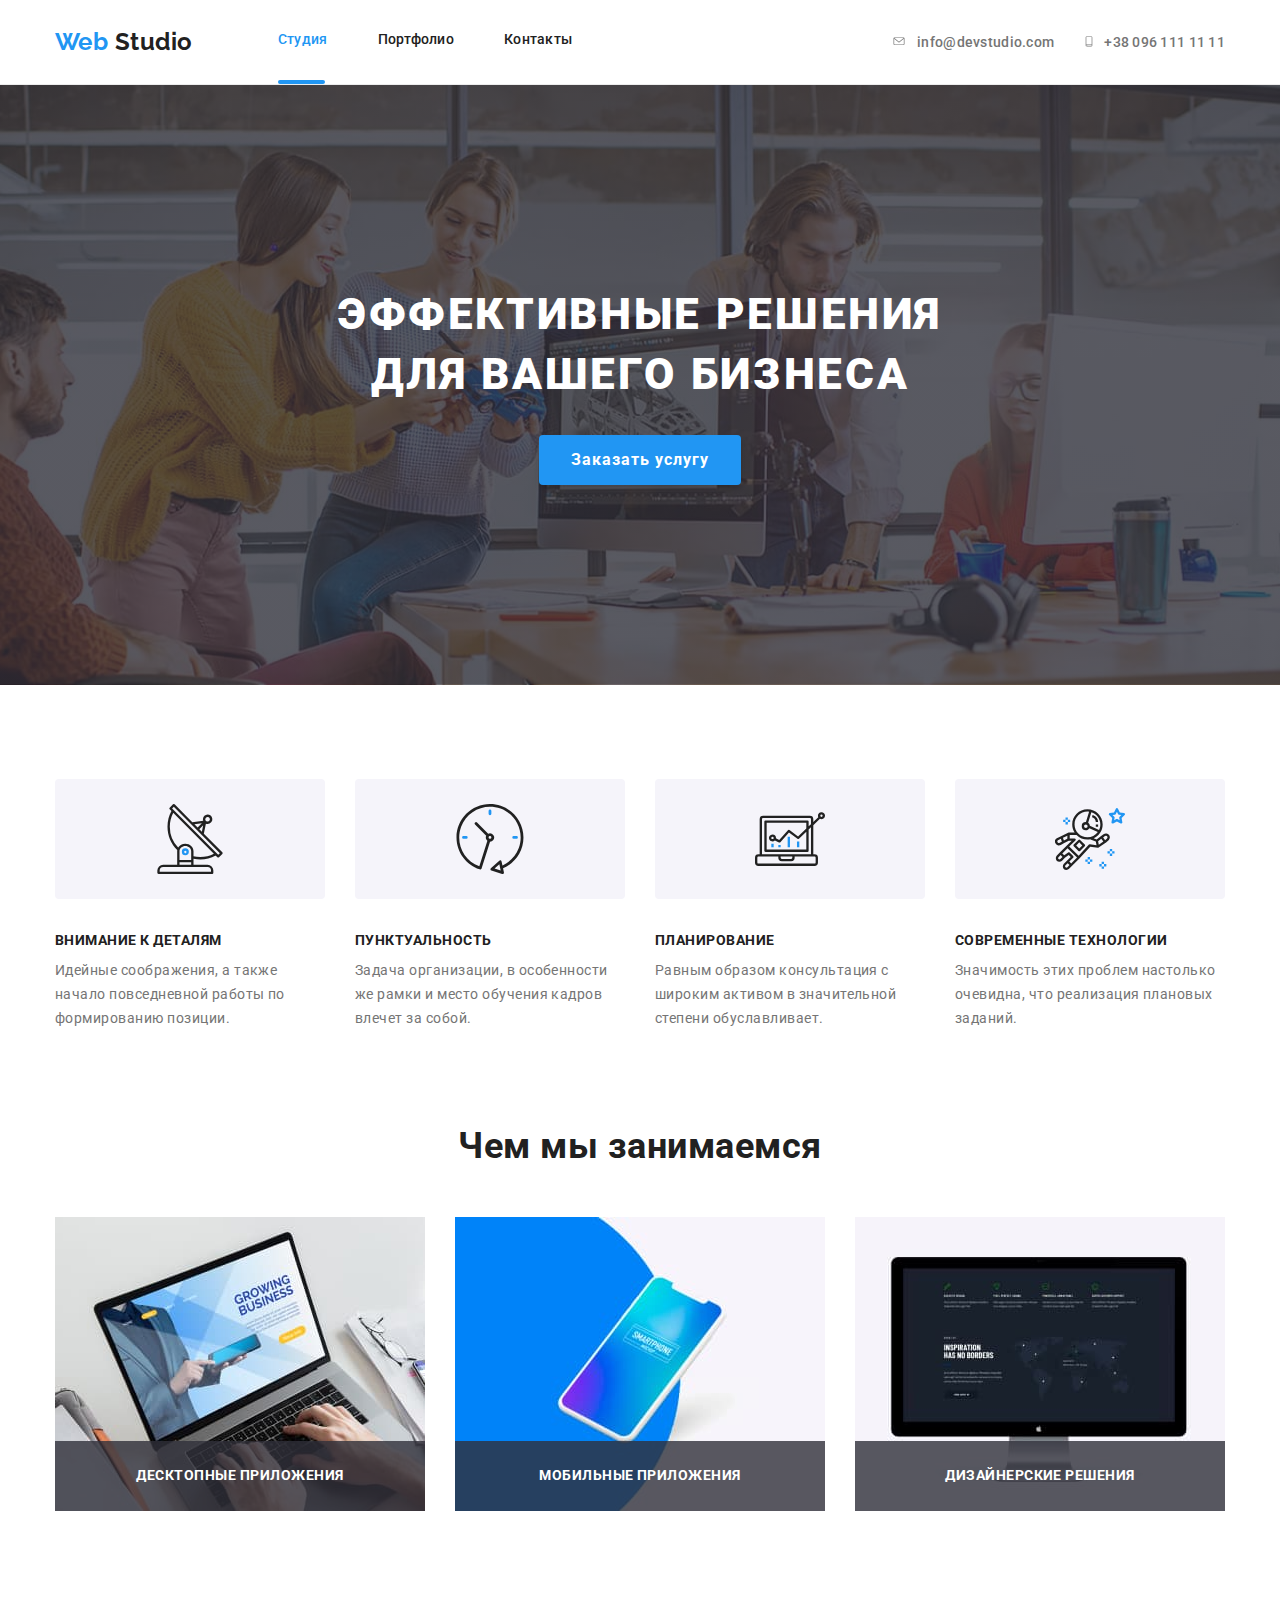
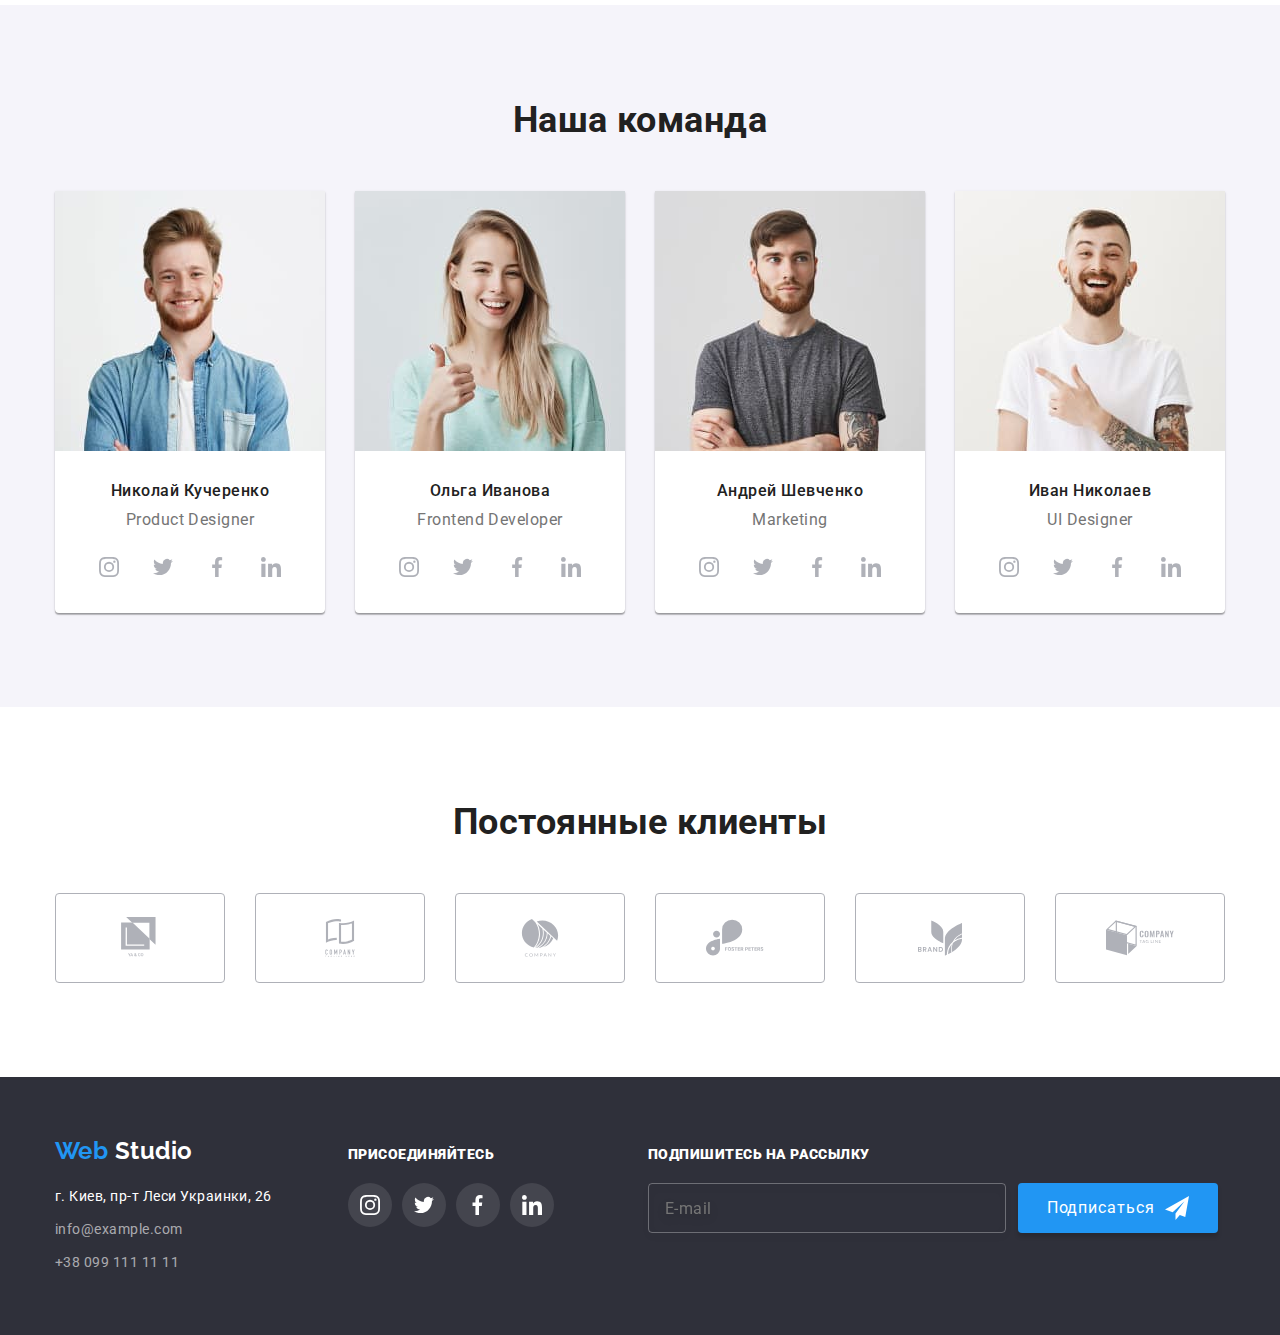
<file: index.html>
<!DOCTYPE html>
<html lang="ru">
  <head>
    <meta charset="UTF-8" />
    <meta name="viewport" content="width=device-width, initial-scale=1.0" />
    <title>Web studio</title>
    <link rel="stylesheet" href="./css/style.css" />
    <link rel="stylesheet" href="./css/normalize.css" />
    <link
      href="https://fonts.googleapis.com/css2?family=Raleway:wght@700&family=Roboto:wght@400;700;900&display=swap"
      rel="stylesheet"
    />
    <link
      href="https://fonts.googleapis.com/css2?family=Roboto:wght@500&display=swap"
      rel="stylesheet"
    />
  </head>

  <body>
    <!-- Хедер -->
    <header class="header">
      <div class="header-wrapper conteiner">
        <div class="logo">
          <a class="link" href="./index.html" lang="en">
            <span class="first-part-logo">Web</span>
            <span class="second-part-logo">Studio </span>
          </a>
        </div>
        <nav>
          <ul class="navigation-list list">
            <li class="navigation-list-item list">
              <a
                class="navigation-list-link navigation-studio link"
                href="./index.html"
                >Студия</a
              >
            </li>
            <li class="navigation-list-item list">
              <a class="navigation-list-link link" href="./portfolio.html"
                >Портфолио</a
              >
            </li>
            <li class="navigation-list-item list">
              <a class="navigation-list-link link" href="">Контакты</a>
            </li>
          </ul>
        </nav>
        <ul class="contact-with-us-list list">
          <li class="contact-with-us-item list">
            <a
              class="contact-with-us-mail link"
              href="mailto:info@devstudio.com"
            >
              <svg class="icon-envelope">
                <use href="./images/sprite-svg.svg#icon-envelope"></use>
              </svg>
              info@devstudio.com
            </a>
          </li>
          <li class="contact-with-us-item list">
            <a class="contact-with-us-phone link" href="tel:+380961111111">
              <svg class="icon-smartphone">
                <use href="./images/sprite-svg.svg#icon-smartphone"></use>
              </svg>
              +38 096 111 11 11</a
            >
          </li>
        </ul>
      </div>
    </header>

    <main>
      <!-- Секция: HERO -  Презентация Веб-студии -->
      <section class="hero">
        <div class="conteiner">
          <h1 class="hero-titlel">
            Эффективные решения <br />
            для вашего бизнеса
          </h1>
          <button data-modal-open class="order-btn" type="button">
            Заказать услугу
          </button>
        </div>
      </section>

      <!-- Секция: Приемущества Веб-студии -->
      <section class="advantages-websdudio">
        <div class="conteiner">
          <h2 class="title" hidden>Приемущества компании Web studio</h2>
          <ul class="advantages-list list">
            <li class="advantages-list-item">
              <svg class="icon-antenna">
                <use href="./images/sprite-svg.svg#icon-antenna"></use>
              </svg>
              <h3 class="advantages-list-title list">
                Внимание к деталям
              </h3>
              <p class="advantages-description">
                Идейные соображения, а также начало повседневной работы по
                формированию позиции.
              </p>
            </li>
            <li class="advantages-list-item">
              <svg class="icon-clock">
                <use href="./images/sprite-svg.svg#icon-clock"></use>
              </svg>
              <h3 class="advantages-list-title list">
                Пунктуальность
              </h3>
              <p class="advantages-description">
                Задача организации, в особенности же рамки и место обучения
                кадров влечет за собой.
              </p>
            </li>
            <li class="advantages-list-item">
              <svg class="icon-diagram">
                <use href="./images/sprite-svg.svg#icon-diagram"></use>
              </svg>
              <h3 class="advantages-list-title list">
                Планирование
              </h3>
              <p class="advantages-description">
                Равным образом консультация с широким активом в значительной
                степени обуславливает.
              </p>
            </li>
            <li class="advantages-list-item">
              <svg class="icon-astronaut">
                <use href="./images/sprite-svg.svg#icon-astronaut"></use>
              </svg>
              <h3 class="advantages-list-title list">
                Современные технологии
              </h3>
              <p class="advantages-description">
                Значимость этих проблем настолько очевидна, что реализация
                плановых заданий.
              </p>
            </li>
          </ul>
        </div>
      </section>
      <!-- Секция: Веб-студии Чем мы занимаемся-->
      <section class="services">
        <div class="conteiner">
          <h2 class="title">Чем мы занимаемся</h2>
          <ul class="services-list list">
            <li class="services-list-item">
              <img
                src="./images/Десктопные-приложения.jpg"
                width="370"
                alt="Фото ноутбука"
              />
              <p class="services-description">Десктопные приложения</p>
            </li>
            <li class="services-list-item">
              <img
                src="./images/Мобильные-приложения.jpg"
                width="370"
                alt="Фото смартфона"
              />
              <p class="services-description">Мобильные приложения</p>
            </li>
            <li class="services-list-item">
              <img
                src="./images/Дизайнерские-решения.jpg"
                width="370"
                alt="Фото монитора с изображение сайта"
              />
              <p class="services-description">Дизайнерские решения</p>
            </li>
          </ul>
        </div>
      </section>

      <!-- Секция: Веб-студии Наша команда-->
      <section class="our-team">
        <div class="conteiner">
          <h2 class="title">Наша команда</h2>
          <ul class="our-team-list list">
            <li class="our-team-list-item list">
              <img
                class="manager-photo"
                src="./images/Николай-Кучеренко-фото.jpg"
                width="270"
                alt="Фото Николая Курченко"
              />
              <h3 class="our-team-list-item-name">Николай Кучеренко</h3>
              <p class="our-team-list-item-position" lang="en">
                Product Designer
              </p>
              <ul class="team-social-links-list list">
                <li class="team-social-link">
                  <a
                    class="team-social-links-items"
                    href=""
                    aria-label="Иконка Инстаграма"
                    ><svg class="icon-instagram-grey">
                      <use
                        href="./images/sprite-svg.svg#icon-instagram-grey"
                      ></use></svg
                  ></a>
                </li>
                <li class="team-social-link">
                  <a
                    class="team-social-links-items"
                    aria-label="Иконка Твитера"
                  >
                    <svg class="icon-twitter-grey">
                      <use
                        href="./images/sprite-svg.svg#icon-twitter-grey"
                      ></use>
                    </svg>
                  </a>
                </li>
                <li class="team-social-link">
                  <a
                    class="team-social-links-items"
                    href=""
                    aria-label="Иконка Фейсбука"
                  >
                    <svg class="icon-facebook-grey">
                      <use
                        href="./images/sprite-svg.svg#icon-facebook-grey"
                      ></use>
                    </svg>
                  </a>
                </li>
                <li class="team-social-link">
                  <a
                    class="team-social-links-items"
                    href=""
                    aria-label="Иконка Линктина"
                  >
                    <svg class="icon-linkedin-grey">
                      <use
                        href="./images/sprite-svg.svg#icon-linkedin-grey"
                      ></use>
                    </svg>
                  </a>
                </li>
              </ul>
            </li>

            <li class="our-team-list-item">
              <img
                class="manager-photo"
                src="./images/Ольга-Иванова-фото.jpg"
                width="270"
                alt="Фото Ольги Ивановой"
              />
              <h3 class="our-team-list-item-name">Ольга Иванова</h3>
              <p class="our-team-list-item-position" lang="en">
                Frontend Developer
              </p>
              <ul class="team-social-links-list list">
                <li class="team-social-link">
                  <a
                    class="team-social-links-items"
                    href=""
                    aria-label="Иконка Инстаграма"
                    ><svg class="icon-instagram-grey">
                      <use
                        href="./images/sprite-svg.svg#icon-instagram-grey"
                      ></use></svg
                  ></a>
                </li>
                <li class="team-social-link">
                  <a
                    class="team-social-links-items"
                    aria-label="Иконка Твитера"
                  >
                    <svg class="icon-twitter-grey">
                      <use
                        href="./images/sprite-svg.svg#icon-twitter-grey"
                      ></use>
                    </svg>
                  </a>
                </li>
                <li class="team-social-link">
                  <a
                    class="team-social-links-items"
                    href=""
                    aria-label="Иконка Фейсбука"
                  >
                    <svg class="icon-facebook-grey">
                      <use
                        href="./images/sprite-svg.svg#icon-facebook-grey"
                      ></use>
                    </svg>
                  </a>
                </li>
                <li class="team-social-link">
                  <a
                    class="team-social-links-items"
                    href=""
                    aria-label="Иконка Линктина"
                  >
                    <svg class="icon-linkedin-grey">
                      <use
                        href="./images/sprite-svg.svg#icon-linkedin-grey"
                      ></use>
                    </svg>
                  </a>
                </li>
              </ul>
            </li>
            <li class="our-team-list-item">
              <img
                class="manager-photo"
                src="./images/Андрей-Шевченко-фото.jpg"
                width="270"
                alt="Фото Андрея Шевченко"
              />
              <h3 class="our-team-list-item-name">Андрей Шевченко</h3>
              <p class="our-team-list-item-position" lang="en">Marketing</p>
              <ul class="team-social-links-list list">
                <li class="team-social-link">
                  <a
                    class="team-social-links-items"
                    href=""
                    aria-label="Иконка Инстаграма"
                    ><svg class="icon-instagram-grey">
                      <use
                        href="./images/sprite-svg.svg#icon-instagram-grey"
                      ></use></svg
                  ></a>
                </li>
                <li class="team-social-link">
                  <a
                    class="team-social-links-items"
                    aria-label="Иконка Твитера"
                  >
                    <svg class="icon-twitter-grey">
                      <use
                        href="./images/sprite-svg.svg#icon-twitter-grey"
                      ></use>
                    </svg>
                  </a>
                </li>
                <li class="team-social-link">
                  <a
                    class="team-social-links-items"
                    href=""
                    aria-label="Иконка Фейсбука"
                  >
                    <svg class="icon-facebook-grey">
                      <use
                        href="./images/sprite-svg.svg#icon-facebook-grey"
                      ></use>
                    </svg>
                  </a>
                </li>
                <li class="team-social-link">
                  <a
                    class="team-social-links-items"
                    href=""
                    aria-label="Иконка Линктина"
                  >
                    <svg class="icon-linkedin-grey">
                      <use
                        href="./images/sprite-svg.svg#icon-linkedin-grey"
                      ></use>
                    </svg>
                  </a>
                </li>
              </ul>
            </li>
            <li class="our-team-list-item">
              <img
                class="manager-photo"
                src="./images/Иван-Николаев-фото.jpg"
                width="270"
                alt="Фото Ивана Николаева"
              />
              <h3 class="our-team-list-item-name">Иван Николаев</h3>
              <p class="our-team-list-item-position" lang="en">UI Designer</p>
              <ul class="team-social-links-list list">
                <li class="team-social-link">
                  <a
                    class="team-social-links-items"
                    href=""
                    aria-label="Иконка Инстаграма"
                    ><svg class="icon-instagram-grey">
                      <use
                        href="./images/sprite-svg.svg#icon-instagram-grey"
                      ></use></svg
                  ></a>
                </li>
                <li class="team-social-link">
                  <a
                    class="team-social-links-items"
                    aria-label="Иконка Твитера"
                  >
                    <svg class="icon-twitter-grey">
                      <use
                        href="./images/sprite-svg.svg#icon-twitter-grey"
                      ></use>
                    </svg>
                  </a>
                </li>
                <li class="team-social-link">
                  <a
                    class="team-social-links-items"
                    href=""
                    aria-label="Иконка Фейсбука"
                  >
                    <svg class="icon-facebook-grey">
                      <use
                        href="./images/sprite-svg.svg#icon-facebook-grey"
                      ></use>
                    </svg>
                  </a>
                </li>
                <li class="team-social-link">
                  <a
                    class="team-social-links-items"
                    href=""
                    aria-label="Иконка Линктина"
                  >
                    <svg class="icon-linkedin-grey">
                      <use
                        href="./images/sprite-svg.svg#icon-linkedin-grey"
                      ></use>
                    </svg>
                  </a>
                </li>
              </ul>
            </li>
          </ul>
        </div>
      </section>

      <!-- Секция: Постоянные клиенты-->
      <section class="our-clients">
        <div class="conteiner">
          <h2 class="title">Постоянные клиенты</h2>
          <ul class="our-clients-list list">
            <li class="client-logo">
              <a class="our-clients-logo" href="">
                <svg class="client-logo-svg logo1">
                  <use href="./images/sprite-svg.svg#icon-client-logo-1"></use>
                </svg>
              </a>
            </li>
            <li class="client-logo">
              <a class="our-clients-logo" href="">
                <svg class="client-logo-svg logo2">
                  <use
                    href="./images/sprite-svg.svg#icon-client-logo-2"
                  ></use></svg
              ></a>
            </li>
            <li class="client-logo">
              <a class="our-clients-logo" href="">
                <svg class="client-logo-svg logo3">
                  <use href="./images/sprite-svg.svg#icon-client-logo-3"></use>
                </svg>
              </a>
            </li>
            <li class="client-logo">
              <a class="our-clients-logo" href="">
                <svg class="client-logo-svg logo4">
                  <use href="./images/sprite-svg.svg#icon-client-logo-4"></use>
                </svg>
              </a>
            </li>
            <li class="client-logo">
              <a class="our-clients-logo" href="">
                <svg class="client-logo-svg logo5">
                  <use href="./images/sprite-svg.svg#icon-client-logo-5"></use>
                </svg>
              </a>
            </li>
            <li class="client-logo">
              <a class="our-clients-logo" href="">
                <svg class="client-logo-svg logo6">
                  <use href="./images/sprite-svg.svg#icon-client-logo-6"></use>
                </svg>
              </a>
            </li>
          </ul>
        </div>
      </section>
    </main>
    <!-- Секция: Футер-->
    <footer class="footer">
      <div class="footer-wrapper conteiner">
        <div class="footer-logo-address">
          <a class="footer-logo-link logo link" href="./index.html" lang="en">
            <span class="first-part-logo">Web</span>
            <span class="second-part-logo-footer"> Studio </span>
          </a>
          <address>
            <ul class="footer-address-items list">
              <li class="footer-address">г. Киев, пр-т Леси Украинки, 26</li>
              <li>
                <a
                  class="footer-studio-mail link"
                  href="mailto:info@example.com"
                  >info@example.com</a
                >
              </li>
              <li>
                <a class="footer-studio-phone link" href="tel:+380961111111"
                  >+38 099 111 11 11</a
                >
              </li>
            </ul>
          </address>
        </div>
        <div class="join-social-links">
          <p class="join"><b>присоединяйтесь</b></p>
          <ul class="join-list list">
            <li>
              <a
                class="join-social-links-items"
                href=""
                aria-label="Ссылка на Инстаграм Web Studio"
              >
                <svg class="icon-instagram-white">
                  <use href="./images/sprite-svg.svg#icon-instagram-grey"></use>
                </svg>
              </a>
            </li>
            <li>
              <a
                class="join-social-links-items"
                href=""
                aria-label="Ссылка на Твитер Web Studio"
              >
                <svg class="icon-twitter-white">
                  <use href="./images/sprite-svg.svg#icon-twitter-white"></use>
                </svg>
              </a>
            </li>
            <li>
              <a
                class="join-social-links-items"
                href=""
                aria-label="Ссылка на Фейсбук Web Studio"
              >
                <svg class="icon-facebook-white">
                  <use href="./images/sprite-svg.svg#icon-facebook-white"></use>
                </svg>
              </a>
            </li>
            <li>
              <a
                class="join-social-links-items"
                href=""
                aria-label="Ссылка на Линктин Web Studio"
              >
                <svg class="icon-linkedin-white">
                  <use
                    href="./images/sprite-svg.svg#icon-linkedin-white"
                  ></use></svg
              ></a>
            </li>
          </ul>
        </div>
        <form class="subscribe-form">
          <div class="subscription">
            <b>подпишитесь на рассылку</b>
          </div>
          <div class="subscription-position">
            <input
              class="subscription-fild"
              type="text"
              name="usermail"
              placeholder="E-mail"
            />
            <button class="btn-subscription" type="submit">
              Подписаться
              <svg class="icon-send" width="24">
                <use href="./images/sprite-svg.svg#icon-send"></use>
              </svg>
            </button>
          </div>
        </form>
      </div>
    </footer>
    <!-- МОДАЛЬНОЕ ОКНО -->
    <div class="backdrop is-hidden" data-modal>
      <form class="modal-form">
        <h2 class="modal-form-title">
          Оставьте свои данные, мы вам перезвоним
        </h2>
        <button class="modal-form-close-btn" type="button" data-modal-close>
          <svg class="icon-close-black">
            <use href="./images/symbol-defs.svg#icon-close-black"></use>
          </svg>
        </button>
        <div class="modal-form-wrapper">
          <input
            class="modal-form-input"
            type="text"
            name="user-name"
            id="user-name-modal-form"
            placeholder=" "
            required
          />
          <label class="user-name-label label" for="user-name-modal-form"
            >Имя</label
          >
          <svg class="icon-person-black modal-icon">
            <use href="./images/symbol-defs.svg#icon-person-black"></use>
          </svg>
        </div>

        <div class="modal-form-wrapper">
          <input
            class="modal-form-input"
            type="text"
            name="user-phone"
            id="user-phone-modal-form"
            placeholder=" "
            required
          />
          <label class="user-phone-label label" for="user-phone-modal-form"
            >Телефон</label
          >
          <svg class="icon-phone-black modal-icon">
            <use href="./images/symbol-defs.svg#icon-phone-black"></use>
          </svg>
        </div>

        <div class="modal-form-wrapper">
          <input
            class="modal-form-input"
            type="text"
            name="user-email"
            id="user-email-modal-form"
            placeholder=" "
            required
          />

          <label class="user-email-label label" for="user-email-modal-form"
            >Почта</label
          >
          <svg class="icon-email-black modal-icon">
            <use href="./images/symbol-defs.svg#icon-email-black"></use>
          </svg>
        </div>

        <textarea
          class="modal-form-comment-area"
          name="user-comment"
          id="user-comment-modal-form"
          placeholder="Комментарий"
        ></textarea>

        <label class="modal-form-agreement">
          <input
            class="modal-form-agreement-checkbox"
            type="checkbox"
            name="policy"
            value="accept-policy"
          />
          <span class="modal-form-agreement-checkbox-custom">
            <svg class="icon-check">
              <use href="./images/symbol-defs.svg#icon-check"></use>
            </svg>
          </span>
          <span class="agreement"
            >Соглашаюсь с рассылкой и принимаю
            <a class="agreement-link" href="">Условия договора</a></span
          >
        </label>
        <button class="modal-form-button-send" type="submit">
          Отправить
        </button>
      </form>
    </div>
    <script src="./js/modal.js"></script>
  </body>
</html>
</file>
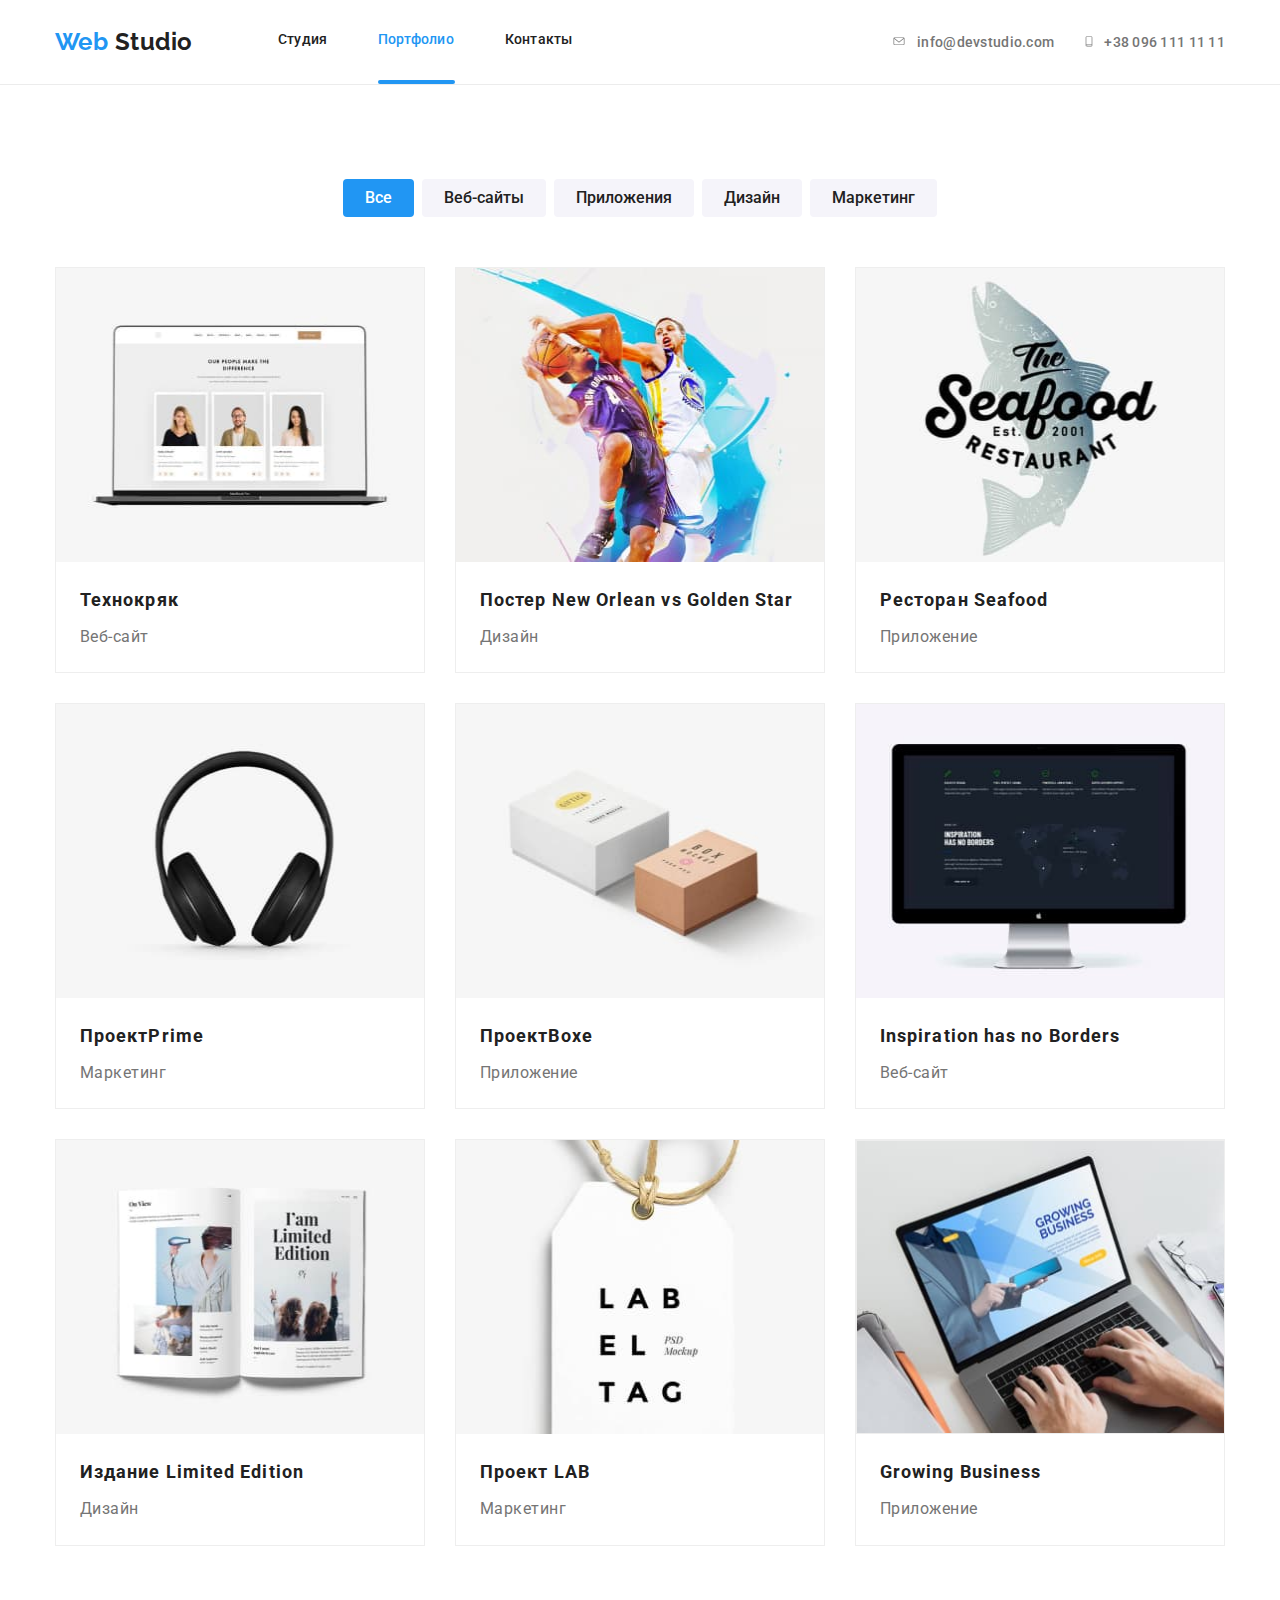
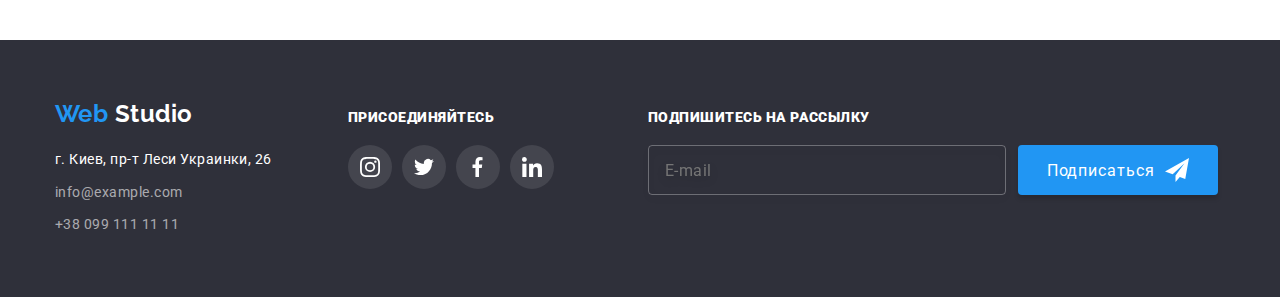
<file: portfolio.html>
<!DOCTYPE html>
<html lang="ru">
  <head>
    <meta charset="UTF-8" />
    <meta name="viewport" content="width=device-width, initial-scale=1.0" />
    <title>Портфолио</title>
    <link rel="stylesheet" href="./css/style.css" />
    <link rel="stylesheet" href="./css/normalize.css" />
    <link
      href="https://fonts.googleapis.com/css2?family=Raleway:wght@700&family=Roboto:wght@400;700;900&display=swap"
      rel="stylesheet"
    />
    <link
      href="https://fonts.googleapis.com/css2?family=Roboto:wght@500&display=swap"
      rel="stylesheet"
    />
  </head>

  <body>
    <!-- Хедер -->
    <header class="header">
      <div class="header-wrapper conteiner">
        <div class="logo">
          <a class="link" href="./index.html" lang="en">
            <span class="first-part-logo">Web</span>
            <span class="second-part-logo">Studio </span>
          </a>
        </div>
        <nav>
          <ul class="navigation-list list">
            <li class="navigation-list-item list">
              <a class="navigation-list-link link" href="./index.html"
                >Студия</a
              >
            </li>
            <li class="navigation-list-item list">
              <a
                class="navigation-list-link navigation-portfolio link"
                href="./portfolio.html"
                >Портфолио</a
              >
            </li>
            <li class="navigation-list-item list">
              <a class="navigation-list-link link" href="">Контакты</a>
            </li>
          </ul>
        </nav>
        <ul class="contact-with-us-list list">
          <li class="contact-with-us-item list">
            <a
              class="contact-with-us-mail link"
              href="mailto:info@devstudio.com"
            >
              <svg class="icon-envelope">
                <use href="./images/sprite-svg.svg#icon-envelope"></use>
              </svg>
              info@devstudio.com
            </a>
          </li>
          <li class="contact-with-us-item list">
            <a class="contact-with-us-phone link" href="tel:+380961111111">
              <svg class="icon-smartphone">
                <use href="./images/sprite-svg.svg#icon-smartphone"></use>
              </svg>
              +38 096 111 11 11</a
            >
          </li>
        </ul>
      </div>
    </header>

    <main>
      <section class="portfolio-filtr">
        <div class="conteiner">
          <h1 hidden>Портфолио работ Студии</h1>
          <h2 hidden>Филитр проэктов Студии</h2>
          <div class="portfolio-filtr-btn">
            <ul class="portfolio-filtr-list list">
              <li>
                <button
                  class="portfolio-filtr-items button-all-projects"
                  type="button"
                >
                  Все
                </button>
              </li>
              <li>
                <button class="portfolio-filtr-items" type="button">
                  Веб-сайты
                </button>
              </li>
              <li>
                <button class="portfolio-filtr-items" type="button">
                  Приложения
                </button>
              </li>
              <li>
                <button class="portfolio-filtr-items" type="button">
                  Дизайн
                </button>
              </li>
              <li>
                <button class="portfolio-filtr-items" type="button">
                  Маркетинг
                </button>
              </li>
            </ul>
          </div>

          <!-- Примеры работ -->
          <div>
            <ul class="work-examples list">
              <li class="work-examples-items">
                <a class="work-examples-link link" href="">
                  <div class="wrapper">
                    <img
                      class="work-examples-img"
                      src="./images/Портфолио/1-Технокряк.jpg"
                      alt="Изображение веб-сайта Технокряк на мониторе ноутбука"
                      width="370"
                    />
                    <p class="work-example-descriotion">
                      1Технокряк это современная площадка распространения
                      коронавируса. Компании используют эту платформу для
                      цифрового шпионажа и атак на защищённые сервера
                      конкурентов.
                    </p>
                  </div>
                  <div class="wrapper-for-work-examples-carts">
                    <h3 class="work-example-title">Технокряк</h3>
                    <p class="work-example-type">Веб-сайт</p>
                  </div>
                </a>
              </li>
              <li class="work-examples-items">
                <a class="link" href="">
                  <div class="wrapper">
                    <img
                      class="work-examples-img"
                      src="./images/Портфолио/2-Постер-New-Orlean-vs-Golden-Star.jpg"
                      alt="Изображение постера"
                      width="370"
                    />
                    <p class="work-example-descriotion">
                      2Технокряк это современная площадка распространения
                      коронавируса. Компании используют эту платформу для
                      цифрового шпионажа и атак на защищённые сервера
                      конкурентов.
                    </p>
                  </div>
                  <div class="wrapper-for-work-examples-carts">
                    <h3 class="work-example-title">
                      Постер <span lang="en"> New Orlean vs Golden Star</span>
                    </h3>
                    <p class="work-example-type">Дизайн</p>
                  </div>
                </a>
              </li>
              <li class="work-examples-items">
                <a class="link" href="">
                  <div class="wrapper">
                    <img
                      class="work-examples-img"
                      src="./images/Портфолио/3-Ресторан-Seafood.jpg"
                      alt="Изображение логотипа ресторана Сифуд"
                      width="370"
                    />
                    <p class="work-example-descriotion">
                      3Технокряк это современная площадка распространения
                      коронавируса. Компании используют эту платформу для
                      цифрового шпионажа и атак на защищённые сервера
                      конкурентов.
                    </p>
                  </div>
                  <div class="wrapper-for-work-examples-carts">
                    <h3 class="work-example-title">
                      Ресторан <span lang="en">Seafood</span>
                    </h3>
                    <p class="work-example-type">Приложение</p>
                  </div>
                </a>
              </li>
              <li class="work-examples-items">
                <a class="link" href="">
                  <div class="wrapper">
                    <img
                      class="work-examples-img"
                      src="./images/Портфолио/4-Проект-Prime.jpg"
                      alt="Изображение наушников"
                      width="370"
                    />
                    <p class="work-example-descriotion">
                      4Технокряк это современная площадка распространения
                      коронавируса. Компании используют эту платформу для
                      цифрового шпионажа и атак на защищённые сервера
                      конкурентов.
                    </p>
                  </div>
                  <div class="wrapper-for-work-examples-carts">
                    <h3 class="work-example-title">
                      Проект<span lang="en">Prime</span>
                    </h3>
                    <p class="work-example-type">Маркетинг</p>
                  </div>
                </a>
              </li>
              <li class="work-examples-items">
                <a class="link" href="">
                  <div class="wrapper">
                    <img
                      class="work-examples-img"
                      src="./images/Портфолио/5-Проект-Boxes.jpg"
                      alt="Изображение логотипа приложения Boxe"
                      width="370"
                    />
                    <p class="work-example-descriotion">
                      5Технокряк это современная площадка распространения
                      коронавируса. Компании используют эту платформу для
                      цифрового шпионажа и атак на защищённые сервера
                      конкурентов.
                    </p>
                  </div>
                  <div class="wrapper-for-work-examples-carts">
                    <h3 class="work-example-title">
                      Проект<span lang="en">Boxe</span>
                    </h3>
                    <p class="work-example-type">Приложение</p>
                  </div>
                </a>
              </li>
              <li class="work-examples-items">
                <a class="link" href="">
                  <div class="wrapper">
                    <img
                      class="work-examples-img"
                      src="./images/Портфолио/6-Inspiration-has-no-Borders.jpg"
                      alt="Изображение веб-сайта Inspiration has no Borders на мониторе ноутбука"
                      width="370"
                    />
                    <p class="work-example-descriotion">
                      6Технокряк это современная площадка распространения
                      коронавируса. Компании используют эту платформу для
                      цифрового шпионажа и атак на защищённые сервера
                      конкурентов.
                    </p>
                  </div>
                  <div class="wrapper-for-work-examples-carts">
                    <h3 class="work-example-title" lang="en">
                      Inspiration has no Borders
                    </h3>
                    <p class="work-example-type">Веб-сайт</p>
                  </div>
                </a>
              </li>
              <li class="work-examples-items">
                <a class="link" href="">
                  <div class="wrapper">
                    <img
                      class="work-examples-img"
                      src="./images/Портфолио/7-Издание-Limited-Edition.jpg"
                      alt="Изображение разворота журнала Limited-Edition "
                      width="370"
                    />
                    <p class="work-example-descriotion">
                      7Технокряк это современная площадка распространения
                      коронавируса. Компании используют эту платформу для
                      цифрового шпионажа и атак на защищённые сервера
                      конкурентов.
                    </p>
                  </div>
                  <div class="wrapper-for-work-examples-carts">
                    <h3 class="work-example-title">
                      Издание <span lang="en">Limited Edition</span>
                    </h3>
                    <p class="work-example-type">Дизайн</p>
                  </div>
                </a>
              </li>
              <li class="work-examples-items">
                <a class="link" href="">
                  <div class="wrapper">
                    <img
                      class="work-examples-img"
                      src="./images/Портфолио/8-Проект-LAB.jpg"
                      alt="Изображение этикетки с логотипом магазина LAB"
                      width="370"
                    />
                    <p class="work-example-descriotion">
                      8Технокряк это современная площадка распространения
                      коронавируса. Компании используют эту платформу для
                      цифрового шпионажа и атак на защищённые сервера
                      конкурентов.
                    </p>
                  </div>
                  <div class="wrapper-for-work-examples-carts">
                    <h3 class="work-example-title">
                      Проект <span lang="en">LAB</span>
                    </h3>
                    <p class="work-example-type">Маркетинг</p>
                  </div>
                </a>
              </li>
              <li class="work-examples-items">
                <a class="link" href="">
                  <div class="wrapper">
                    <img
                      class="work-examples-items"
                      src="./images/Портфолио/9-Growing-Business.jpg"
                      alt="Изображение веб-сайта Growing Business на мониторе ноутбука"
                      width="370"
                    />
                    <p class="work-example-descriotion">
                      9Технокряк это современная площадка распространения
                      коронавируса. Компании используют эту платформу для
                      цифрового шпионажа и атак на защищённые сервера
                      конкурентов.
                    </p>
                  </div>
                  <div class="wrapper-for-work-examples-carts">
                    <h3 class="work-example-title" lang="en">
                      Growing Business
                    </h3>
                    <p class="work-example-type">Приложение</p>
                  </div>
                </a>
              </li>
            </ul>
          </div>
        </div>
      </section>
    </main>
    <!-- Секция: Футер-->
    <footer class="footer">
      <div class="footer-wrapper conteiner">
        <div class="footer-logo-address">
          <a class="footer-logo-link logo link" href="./index.html" lang="en">
            <span class="first-part-logo">Web</span>
            <span class="second-part-logo-footer"> Studio </span>
          </a>
          <address>
            <ul class="footer-address-items list">
              <li class="footer-address">г. Киев, пр-т Леси Украинки, 26</li>
              <li>
                <a
                  class="footer-studio-mail link"
                  href="mailto:info@example.com"
                  >info@example.com</a
                >
              </li>
              <li>
                <a class="footer-studio-phone link" href="tel:+380961111111"
                  >+38 099 111 11 11</a
                >
              </li>
            </ul>
          </address>
        </div>
        <div class="join-social-links">
          <p class="join"><b>присоединяйтесь</b></p>
          <ul class="join-list list">
            <li>
              <a
                class="join-social-links-items"
                href=""
                aria-label="Ссылка на Инстаграм Web Studio"
              >
                <svg class="icon-instagram-white">
                  <use href="./images/sprite-svg.svg#icon-instagram-grey"></use>
                </svg>
              </a>
            </li>
            <li>
              <a
                class="join-social-links-items"
                href=""
                aria-label="Ссылка на Твитер Web Studio"
              >
                <svg class="icon-twitter-white">
                  <use href="./images/sprite-svg.svg#icon-twitter-white"></use>
                </svg>
              </a>
            </li>
            <li>
              <a
                class="join-social-links-items"
                href=""
                aria-label="Ссылка на Фейсбук Web Studio"
              >
                <svg class="icon-facebook-white">
                  <use href="./images/sprite-svg.svg#icon-facebook-white"></use>
                </svg>
              </a>
            </li>
            <li>
              <a
                class="join-social-links-items"
                href=""
                aria-label="Ссылка на Линктин Web Studio"
              >
                <svg class="icon-linkedin-white">
                  <use
                    href="./images/sprite-svg.svg#icon-linkedin-white"
                  ></use></svg
              ></a>
            </li>
          </ul>
        </div>
        <form class="subscribe-form">
          <div class="subscription">
            <b>подпишитесь на рассылку</b>
          </div>
          <div class="subscription-position">
            <input
              class="subscription-fild"
              type="text"
              name="usermail"
              placeholder="E-mail"
            />
            <button class="btn-subscription" type="submit">
              Подписаться
              <svg class="icon-send" width="24">
                <use href="./images/sprite-svg.svg#icon-send"></use>
              </svg>
            </button>
          </div>
        </form>
      </div>
    </footer>
  </body>
</html>
</file>
<file: css/style.css>
html {
  box-sizing: border-box;
}

*,
*::before,
*::after {
  box-sizing: inherit;
}
:root {
  /* ЦВЕТА ТЕКСТА */
  --primary-text-color: #757575;
  --title-text-color1: #ffffff;
  --title-text-color2: #212121;
  --accent-color: #2196f3;
  --primary-bcg-color: #ffffff;

  /* ЦВЕТА ФОНА */
  --primary-bcg-color: #ffffff;
  --secondary-bcg-color: #f5f4fa;
  --footer-bcg-color: #2f303a;

  /* ШРИФТЫ */
  --main-font-family: "Roboto", sans-serif;
  --additional-font-family: "Raleway", sans-serif;
  /* ИКОНКИ */
  --main-icon-color: #afb1b8;
  /* ФОРМЫ */
  --outline-input: rgba(255, 255, 255, 0.3);
}
body {
  color: var(--primary-text-color);
  font-family: var(--main-font-family);
  font-style: normal;
  letter-spacing: 0.03em;
}
/* Утилиты */
.link {
  text-decoration: none;
}
p,
a,
h3,
body,
.list {
  list-style: none;
  margin: 0;
  padding: 0;
}
img {
  display: block;
}
/* HEADER */
.conteiner {
  width: 1200px;
  padding-left: 15px;
  padding-right: 15px;
  margin-left: auto;
  margin-right: auto;
}
.header {
  background-color: var(--primary-bcg-color);
  border-bottom: 1px solid #ececec;
}
.header-wrapper {
  display: flex;
  align-items: center;
}
.logo {
  margin-right: 85px;
  font-family: var(--additional-font-family);
  font-weight: 700;
  font-size: 24px;
  line-height: 1.17;
}
.first-part-logo {
  color: var(--accent-color);
}
.second-part-logo {
  color: var(--title-text-color2);
  transition-property: color;
  transition-duration: 250ms;
  transition-timing-function: cubic-bezier(0.4, 0, 0.2, 1);
}
.logo :hover,
.logo :focus {
  color: var(--accent-color);
}
.navigation-list {
  display: flex;
}
/* .navigation-list li {
  outline: 2px solid springgreen;
} */

.navigation-list-item:not(:last-child) {
  margin-right: 50px;
}
/* Селектор соседа */
/* .navigation-list li + li {
margin-left: 50px;
} */

.navigation-list-link {
  display: block;
  padding-top: 32px;

  font-weight: 500;
  font-size: 14px;
  line-height: 1.14;
  letter-spacing: 0.02em;
  color: var(--title-text-color2);
}
.navigation-list :hover,
.navigation-list :focus {
  color: var(--accent-color);

  transition-property: color;
  transition-duration: 250ms;
  transition-timing-function: cubic-bezier(0.4, 0, 0.2, 1);
}
.navigation-studio,
.navigation-portfolio {
  color: var(--accent-color);
}
.navigation-studio::after {
  display: block;
  content: "";
  width: 47px;
  height: 4px;

  background: var(--accent-color);
  border-radius: 2px;
  margin-top: 32px;
}
.navigation-portfolio::after {
  display: block;
  content: "";
  width: 77px;
  height: 4px;

  background: var(--accent-color);
  border-radius: 2px;
  margin-top: 32px;
}

.contact-with-us-list {
  display: flex;

  font-weight: 500;
  font-size: 14px;
  line-height: 1.17;
  letter-spacing: 0.02em;
  color: var(--primary-text-color);
}
.contact-with-us-list li + li {
  margin-left: 30px;
}
.contact-with-us-list {
  margin-left: auto;
}
.contact-with-us-mail,
.contact-with-us-phone {
  display: flex;
  justify-content: center;
  align-items: center;
  padding-top: 32px;
  padding-bottom: 32px;
  color: var(--primary-text-color);

  transition-property: color;
  transition-duration: 250ms;
  transition-timing-function: cubic-bezier(0.4, 0, 0.2, 1);
}
.contact-with-us-mail:hover,
.contact-with-us-mail:focus,
.contact-with-us-phone:hover,
.contact-with-us-phone:focus {
  color: var(--accent-color);
}
.icon-envelope {
  width: 16px;
  height: 11px;
  margin-right: 10px;
  fill: currentColor;
}

.icon-smartphone {
  width: 10px;
  height: 15px;
  margin-right: 10px;
  fill: currentColor;
}
.icon-envelope :hover,
.icon-smartphone :hover {
  fill: var(--accent-color);
}

/*Секция: HERO*/
/* .hero,
.advantages-websdudio {
  /* outline: 2px solid springgreen; */

.hero {
  margin: auto;
  background-image: linear-gradient(
      to right,
      rgba(47, 48, 58, 0.8),
      rgba(47, 48, 58, 0.8)
    ),
    url(../images/Header-sqooshed.img.jpg);
  background-color: black;
  background-repeat: no-repeat;
  background-position: center;

  padding-top: 200px;
  padding-bottom: 200px;
}
.hero-titlel {
  margin-top: 0px;
  margin-bottom: 30px;

  font-weight: 900;
  font-size: 44px;
  line-height: 1.36;
  text-align: center;
  letter-spacing: 0.06em;
  text-transform: uppercase;
  color: var(--title-text-color1);
}
.order-btn {
  display: block;
  margin-left: auto;
  margin-right: auto;

  padding-left: 32px;
  padding-right: 32px;
  padding-top: 10px;
  padding-bottom: 10px;

  text-align: center;
  font-weight: bold;
  font-size: 16px;
  line-height: 1.88;
  letter-spacing: 0.06em;

  color: var(--title-text-color1);
  background: var(--accent-color);
  box-shadow: 0px 4px 4px rgba(0, 0, 0, 0.15);
  border-radius: 4px;
  border: 0px;
}
.order-btn:hover,
.modal-form-button {
  cursor: pointer;
}
/* Секция: Преимущества Веб-студии */
.advantages-websdudio {
  padding-top: 94px;
  padding-bottom: 94px;
}
.advantages-list {
  display: flex;
  justify-content: center;
}
.advantages-list-item {
  width: 270px;
}
.advantages-list-item:not(:last-child) {
  margin-right: 30px;
}
.icon-antenna,
.icon-clock,
.icon-diagram,
.icon-astronaut {
  width: 270px;
  height: 120px;
  padding: 25px 100px;
  border-radius: 4px;
  background-color: var(--secondary-bcg-color);
  background-position: center;
  background-repeat: no-repeat;
  margin-bottom: 30px;
}

.advantages-list-title {
  margin-bottom: 10px;
  font-weight: bold;
  font-size: 14px;
  line-height: 1.14;
  text-transform: uppercase;
  color: var(--title-text-color2);
}
.advantages-description {
  font-weight: normal;
  font-size: 14px;
  line-height: 1.71;
}
/* Секция: Веб-студии Чем мы занимаемся */
.services {
  /* outline: 2px solid springgreen; */
  padding-bottom: 94px;
}
.title {
  margin-top: 0;
  margin-bottom: 50px;

  font-weight: bold;
  font-size: 36px;
  line-height: 1.17;
  text-align: center;
  color: var(--title-text-color2);
}
.services-list {
  display: flex;
  justify-content: center;
}
.services-list-item:not(:last-child) {
  margin-right: 30px;
}

.services-list-item {
  position: relative;
}
.services-description {
  position: absolute;
  bottom: 0;
  left: 0;

  display: flex;
  width: 370px;
  height: 70px;
  align-items: center;
  justify-content: center;

  font-weight: bold;
  font-size: 14px;
  line-height: 1.14;
  text-transform: uppercase;
  color: var(--title-text-color1);
  background: rgba(47, 48, 58, 0.8);
}

/* Секция: Веб-студии Наша команда */
.our-team {
  /* outline: 2px solid springgreen; */
  background: var(--secondary-bcg-color);
  padding-top: 94px;
  padding-bottom: 94px;
}
.our-team-list {
  display: flex;
  justify-content: center;
}
.our-team-list-item {
  background: white;
  box-shadow: 0px 2px 1px rgba(0, 0, 0, 0.2), 0px 1px 1px rgba(0, 0, 0, 0.14),
    0px 1px 3px rgba(0, 0, 0, 0.12);
  border-radius: 0px 0px 4px 4px;
}
.our-team-list-item:not(:last-child) {
  margin-right: 30px;
}
.manager-photo {
  margin-bottom: 30px;
}
.our-team-list-item-name {
  margin-top: 0px;
  margin-bottom: 10px;

  font-weight: 500;
  font-size: 16px;
  line-height: 1.19;
  text-align: center;
  color: var(--title-text-color2);
}
.our-team-list-item-position {
  margin-top: 0px;
  margin-bottom: 16px;

  font-weight: 400;
  font-size: 16px;
  line-height: 1.19;
  text-align: center;
}
.team-social-links-list {
  display: flex;
  justify-content: center;
  padding-bottom: 24px;
}
.team-social-links-list li + li {
  margin-left: 10px;
}

.team-social-links-items {
  display: flex;
  width: 44px;
  height: 44px;
  border-radius: 22px;

  transition-property: background-color;
  transition-duration: 250ms;
  transition-timing-function: cubic-bezier(0.4, 0, 0.2, 1);
}
.team-social-links-items:hover {
  background-color: var(--accent-color);
}

.icon-instagram-grey,
.icon-twitter-grey,
.icon-facebook-grey,
.icon-linkedin-grey {
  padding: 12px;
  fill: var(--main-icon-color);

  transition-property: fill;
  transition-duration: 250ms;
  transition-timing-function: cubic-bezier(0.4, 0, 0.2, 1);
}

.icon-instagram-grey:hover,
.icon-instagram-grey:focus,
.icon-twitter-grey:hover,
.icon-twitter-grey:focus,
.icon-facebook-grey:hover,
.icon-facebook-grey:focus,
.icon-linkedin-grey:hover,
.icon-linkedin-grey:focus {
  fill: #ffffff;
}

/* Секция: Постоянные клиенты */
.our-clients {
  padding-top: 94px;
  padding-bottom: 94px;
  /* outline: 1px solid springgreen; */
}
.our-clients-list {
  display: flex;
  justify-content: start;
  /* outline: 1px solid springgreen; */
}
.our-clients-logo {
  display: flex;
  width: 170px;
  height: 90px;
  border-radius: 4px;
  border: 1px solid var(--main-icon-color);
}
.client-logo-svg {
  fill: var(--main-icon-color);

  transition-property: fill;
  transition-duration: 250ms;
  transition-timing-function: cubic-bezier(0.4, 0, 0.2, 1);
}
.client-logo-svg:hover,
.client-logo-svg:focus {
  fill: var(--accent-color);
}
.our-clients-logo:hover,
.our-clients-logo:focus {
  border: 1px solid var(--accent-color);
}
.logo1 {
  padding: 20px 63px;
}
.logo2 {
  padding: 19px 65px;
}
.logo3 {
  padding: 24px 65px;
}
.logo4 {
  padding: 10px 35px;
}
.logo5 {
  padding: 22px 56px;
}
.logo6 {
  padding: 10px 41px;
}
.our-clients-list li + li {
  margin-left: 30px;
}

/* Секция: Футер */
.footer {
  background: var(--footer-bcg-color);
}
.footer-wrapper {
  display: flex;
  align-items: baseline;

  padding-top: 60px;
  padding-bottom: 60px;
}
.footer-logo-address {
  margin-right: 70px;
}
.join-social-links {
  margin-right: 94px;
}
.footer-address-items li:not(:last-child) {
  margin-bottom: 9px;
}
.second-part-logo-footer {
  color: var(--title-text-color1);
  transition-property: color;
  transition-duration: 250ms;
  transition-timing-function: cubic-bezier(0.4, 0, 0.2, 1);
}
.footer-address-items {
  font-style: normal;
  font-size: 14px;
  line-height: 1.71;
}
.footer-address {
  margin-top: 20px;
  color: var(--title-text-color1);
}
.footer-studio-mail,
.footer-studio-phone {
  color: rgba(255, 255, 255, 0.6);

  transition-property: color;
  transition-duration: 250ms;
  transition-timing-function: cubic-bezier(0.4, 0, 0.2, 1);
}
.footer-studio-mail:hover,
.footer-studio-phone:hover {
  color: var(--accent-color);
}
.subscription,
.join {
  font-weight: 900;
  font-size: 14px;
  line-height: 1.14;
  text-transform: uppercase;
  color: var(--title-text-color1);
  margin-bottom: 20px;
}
.join-list {
  display: flex;
  justify-content: start;
}
.join-list li + li {
  margin-left: 10px;
}
.join-social-links-items {
  display: flex;
  background-color: rgba(255, 255, 255, 0.1);
  border-radius: 22px;
  width: 44px;
  height: 44px;
  fill: #ffffff;

  transition-property: background-color;
  transition-duration: 250ms;
  transition-timing-function: cubic-bezier(0.4, 0, 0.2, 1);
}
.join-social-links-items:hover {
  background-color: var(--accent-color);
}

.icon-linkedin-white,
.icon-facebook-white,
.icon-twitter-white,
.icon-instagram-white {
  padding: 12px;
  fill: #ffffff;
}
.subscription-position {
  display: flex;
}

.subscription-fild {
  width: 358px;
  height: 50px;

  padding-left: 16px;
  margin-right: 12px;
  font-size: 16px;
  line-height: 1.25px;
  letter-spacing: 0.03em;
  color: rgba(255, 255, 255, 0.6);

  border: 1px solid var(--outline-input);
  filter: drop-shadow(0px 4px 4px rgba(0, 0, 0, 0.15));
  border-radius: 4px;
  background-color: transparent;
}

.btn-subscription {
  display: flex;
  text-align: center;
  align-items: center;
  justify-content: center;

  width: 200px;
  height: 50px;
  padding: 0;

  font-size: 16px;
  line-height: 1.87;
  letter-spacing: 0.06em;
  color: var(--title-text-color1);

  border: none;
  box-shadow: 0px 4px 4px rgba(0, 0, 0, 0.15);
  border-radius: 4px;
  background: var(--accent-color);
}
.btn-subscription:hover,
.btn-subscription:focus {
  cursor: pointer;
}

.icon-send {
  height: 24px;
  width: 24px;
  margin-left: 10px;
  fill: var(--title-text-color1);
}

/* СТРАНИЦА ПОРТФОЛИО */
/* СЕКЦИЯ: ХЕДЕР на стр ПОРТФОЛИО */
.navigation-portfolio {
  color: var(--accent-color);
}
/* СЕКЦИЯ: ПОРТФОЛИО ФИЛЬТР */
/* Кнопки */
.portfolio-filtr {
  margin-top: 94px;
  margin-bottom: 94px;
}
.portfolio-filtr-list {
  display: flex;
  justify-content: center;
}
.portfolio-filtr-list li:not(:last-child) {
  margin-right: 8px;
}
.portfolio-filtr-items {
  padding-left: 22px;
  padding-right: 22px;
  padding-top: 6px;
  padding-bottom: 6px;
  margin-bottom: 50px;

  font-weight: 500;
  font-size: 16px;
  line-height: 1.62;
  text-align: center;
  color: var(--title-text-color2);
  background: var(--secondary-bcg-color);

  transition-property: background-color, color, box-shadow;
  transition-duration: 250ms;
  transition-timing-function: cubic-bezier(0.4, 0, 0.2, 1);

  border: 0px;
  border-radius: 4px;
}
.button-all-projects {
  background: var(--accent-color);
  color: var(--title-text-color1);
}
.portfolio-filtr-items:hover,
.portfolio-filtr-items:focus {
  background: var(--accent-color);
  color: var(--title-text-color1);
  box-shadow: 0px 2px 2px rgba(0, 0, 0, 0.12), 0px 1px 2px rgba(0, 0, 0, 0.08),
    0px 3px 1px rgba(0, 0, 0, 0.1);
}

/* Карточки работ */
.work-examples {
  display: flex;
  flex-wrap: wrap;
}
.work-examples-items {
  /* outline: 2px solid springgreen; */
  width: 370px;
  border: 1px solid #eeeeee;

  transition-property: box-shadow;
  transition-duration: 250ms;
  transition-timing-function: cubic-bezier(0.4, 0, 0.2, 1);
}
.work-examples-img {
  width: 100%;
  height: 294px;
}

.work-examples li:not(:nth-child(3n)) {
  margin-right: 30px;
}
.work-examples li:not(:nth-last-child(-n + 3)) {
  margin-bottom: 30px;
}

.wrapper-for-work-examples-carts {
  position: relative;
  padding-top: 20px;
  padding-left: 24px;
  padding-bottom: 20px;
}
.work-example-title {
  font-weight: bold;
  font-size: 18px;
  line-height: 2;
  letter-spacing: 0.06em;
  color: var(--title-text-color2);
}
.work-example-type {
  margin-top: 4px;
  font-weight: normal;
  font-size: 16px;
  line-height: 1.88;
  color: var(--primary-text-color);
}
.wrapper {
  position: relative;
  overflow: hidden;
}

.work-example-descriotion {
  position: absolute;
  top: 100%;
  left: 0;

  transition-property: transform;
  transition-duration: 250ms;
  transition-timing-function: cubic-bezier(0.4, 0, 0.2, 1);

  padding-top: 63px;
  padding-left: 24px;
  padding-bottom: 63px;
  padding-right: 24px;

  font-weight: normal;
  font-size: 18px;
  line-height: 1.56;
  color: var(--title-text-color1);
  background-color: rgba(33, 150, 243, 0.9);
}
.work-examples-items:hover .work-example-descriotion {
  transform: translateY(-100%);
}
.work-examples-img,
.work-example-title,
.work-example-type {
  background: var(--primary-bcg-color);
}
.work-examples-items:hover,
.work-examples-items:focus {
  box-shadow: 1px 4px 6px rgba(0, 0, 0, 0.16), 0px 4px 4px rgba(0, 0, 0, 0.06),
    0px 1px 1px rgba(0, 0, 0, 0.12);
}
/* МОДАЛЬНОЕ ОКНО */
.backdrop {
  position: fixed;
  left: 0;
  top: 0;
  width: 100%;
  height: 100%;
  background-color: rgba(0, 0, 0, 0.2);
  transition: 250ms cubic-bezier(0.4, 0, 0.2, 1);
}
.modal-form {
  display: flex;
  flex-direction: column;
  align-items: center;
  justify-content: center;

  position: absolute;
  top: 50%;
  left: 50%;
  transform: translate(-50%, -50%) scale(1);

  width: 528px;
  height: 581px;
  padding: 40px;

  background: #ffffff;
  box-shadow: 0px 1px 3px rgba(0, 0, 0, 0.12), 0px 1px 1px rgba(0, 0, 0, 0.14),
    0px 2px 1px rgba(0, 0, 0, 0.2);
  border-radius: 4px;

  transition: 250ms cubic-bezier(0.4, 0, 0.2, 1);
}
.backdrop.is-hidden .modan-form {
  transform: translate(-50%, -50%) scale(0.5);
}

.is-hidden {
  opacity: 0;
  visibility: hidden;
  pointer-events: none;
}
.modal-form-title {
  font-weight: bold;
  font-size: 20px;
  line-height: 1.15;
  text-align: center;
  letter-spacing: 0.03em;
  color: var(--title-text-color2);
  margin-bottom: 30px;
  margin-top: 0px;
}
.modal-form-wrapper {
  position: relative;
}
.label {
  position: absolute;
  top: 12px;
  left: 42px;
  transition: transform 250ms linear;
}
.modal-form-input {
  width: 448px;
  height: 40px;
  padding-left: 42px;
  border: 1px solid rgba(33, 33, 33, 0.2);
  box-sizing: border-box;
  border-radius: 4px;
  margin-bottom: 28px;
  outline: none;
  transition: border-color 250ms cubic-bezier(0.4, 0, 0.2, 1);
}
.modal-form-input:focus + label,
.modal-form-input:not(:placeholder-shown) + label {
  transform: translate(-20px, -34px);
  color: var(--accent-color);
}
.modal-icon {
  position: absolute;
  top: 11px;
  left: 16px;
  width: 18px;
  height: 18px;
  transition: fill 250ms cubic-bezier(0.4, 0, 0.2, 1);
}
.modal-form-input:focus ~ .modal-icon {
  fill: var(--accent-color);
}
.modal-form-input:hover,
.modal-form-input:focus {
  border-color: var(--accent-color);
}
.modal-form-comment-area {
  width: 448px;
  height: 120px;
  resize: none;
  padding: 12px 16px;
  margin-bottom: 20px;
  resize: none;
  border: 1px solid rgba(33, 33, 33, 0.2);
  border-radius: 4px;
}
.modal-form-agreement {
  display: flex;
  margin-bottom: 30px;
  align-items: center;
}
.agreement {
  font-size: 14px;
  line-height: 1.71;
  letter-spacing: 0.03em;
  color: var(-primary-text-color);
}
/* (скрыть чекбокс) */
.modal-form-agreement-checkbox {
  -webkit-appearance: none;
  -moz-appearance: none;
  appearance: none;
  position: absolute;
}
/* ИЛИ
.modal-form-agreement-checkbox {
  position: absolute;
  width: 1px;
  height: 1px;
  margin: -1px;
  border: 0;
  padding: 0;
  clip: rect(0000);
  overflow: hidden;
 } */
.modal-form-agreement-checkbox-custom {
  position: relative;
  height: 15px;
  width: 16px;
  background-color: transparent;
  margin-right: 7px;
  border: solid 1px var(--title-text-color2);
  border-radius: 2px;
  transition: 250ms cubic-bezier(0.4, 0, 0.2, 1);
}
.modal-form-agreement-checkbox:checked + .modal-form-agreement-checkbox-custom {
  border-color: var(--accent-color);
  background-color: var(--accent-color);
}
.icon-check {
  position: absolute;
  top: -1px;
  left: -1px;
  height: 15px;
  width: 16px;
  transition: 250ms cubic-bezier(0.4, 0, 0.2, 1);
}
.agreement-link {
  color: var(--accent-color);
}
.modal-form-button-send {
  width: 200px;
  height: 50px;
  margin: auto;

  padding: 10px 55px;

  text-align: center;
  font-weight: bold;
  font-size: 16px;
  line-height: 1.88;
  letter-spacing: 0.06em;

  color: var(--title-text-color1);
  background: var(--accent-color);
  box-shadow: 0px 4px 4px rgba(0, 0, 0, 0.15);
  border-radius: 4px;
  border: 0px;
}

.modal-form-close-btn {
  position: absolute;
  top: 8px;
  right: 8px;
  width: 30px;
  height: 30px;
  background-color: transparent;
  border-radius: 50%;
  border: 1px solid rgba(0, 0, 0, 0.1);
  outline: none;
  cursor: pointer;
}
.icon-close-black {
  position: absolute;
  top: 6px;
  left: 5px;
  height: 18px;
  width: 18px;
  transition: fill 250ms cubic-bezier(0.4, 0, 0.2, 1);
}
.icon-close-black:hover,
.icon-close-black:focus {
  fill: var(--accent-color);
}
</file>
